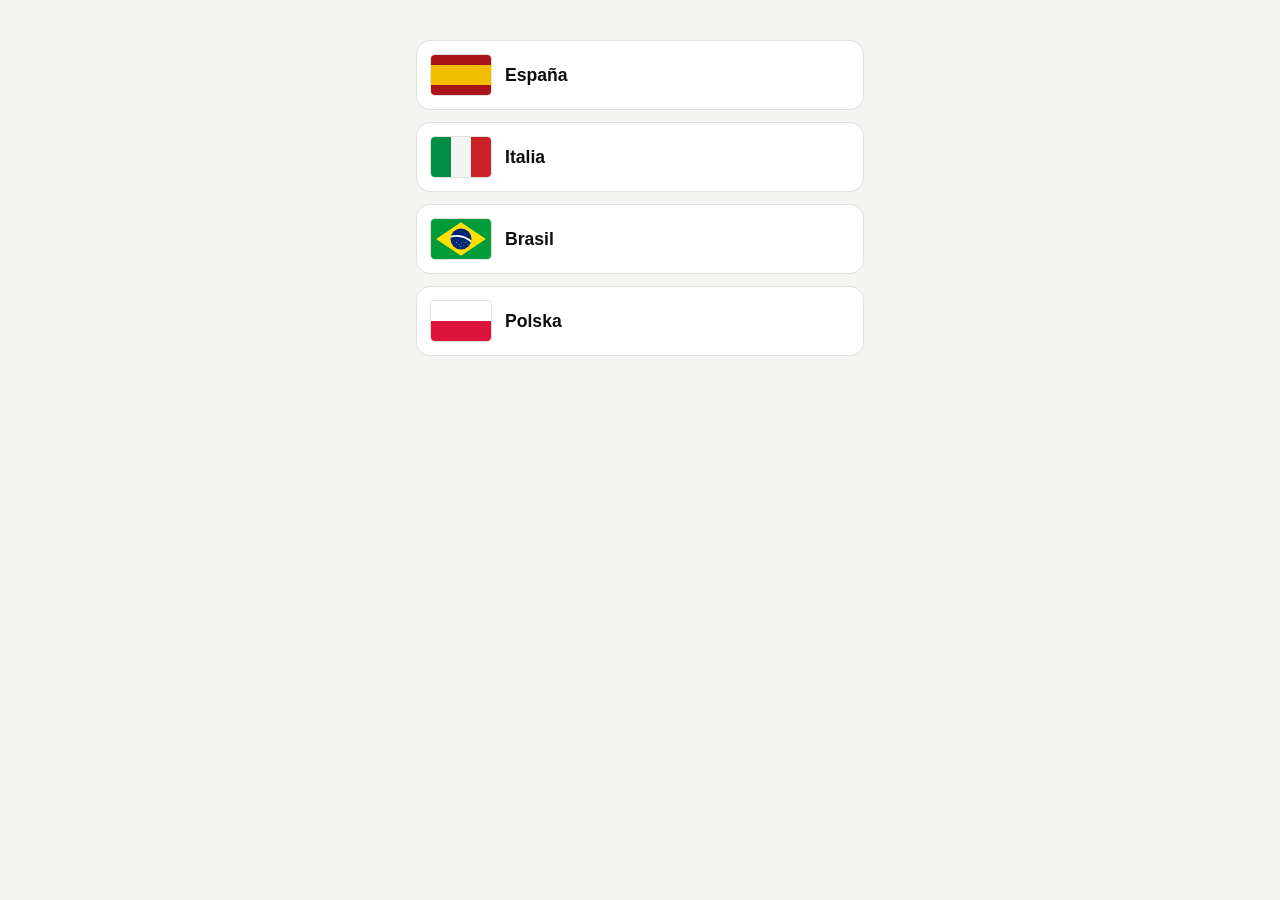
<file: inicio/entrada/index.html>
<!DOCTYPE html>
<html lang="es">
<head>
<meta charset="utf-8">
<meta name="viewport" content="width=device-width, initial-scale=1, viewport-fit=cover">
<meta name="robots" content="noindex, nofollow">
<title>Inicio</title>
<script>
/* =============================================================
   ENTRADA COMÚN
   Abre la última versión vista en este navegador. Si no hay ninguna,
   muestra la lista para elegir. Con ?elegir en la dirección, muestra
   siempre la lista.
   Para añadir una versión: una línea más en VERSIONES (mismos datos
   que "versiones" en el config.js de cada versión).
   La redirección usa la url de VERSIONES, no la guardada en el navegador:
   si una carpeta cambia de nombre, basta con cambiarla aquí.
   ============================================================= */
var VERSIONES = [
  { id: "usa-es", bandera: "ES", nombre: "España", url: "../inicio-usa-espana/index.html" },
  { id: "usa-it", bandera: "IT", nombre: "Italia", url: "../inicio-usa-italia/index.html" },
  { id: "usa-br", bandera: "BR", nombre: "Brasil", url: "../inicio-usa-brasil/index.html" },
  { id: "usa-pl", bandera: "PL", nombre: "Polska", url: "../inicio-usa-polska/index.html" }
];
(function () {
  if (/[?&]elegir\b/.test(location.search)) return;
  try {
    var u = JSON.parse(localStorage.getItem("inicio:v1:ultima") || "null");
    var v = u && VERSIONES.filter(function (x) { return x.id === u.id; })[0];
    if (v) location.replace(v.url);
  } catch (e) {}
})();
</script>
<style>
  :root { --paper: #f4f4f3; --surface: #ffffff; --ink: #0e0e10; --muted: #5c5c60; --line: #e0e0dd;
    box-sizing: border-box; padding-top: env(safe-area-inset-top, 0px); padding-bottom: env(safe-area-inset-bottom, 0px); color-scheme: light dark; }
  @media (prefers-color-scheme: dark) { :root { --paper: #161618; --surface: #232325; --ink: #f2f2f2; --muted: #a3a3a8; --line: #3a3a3d; } }
  *, *::before, *::after { box-sizing: inherit; }
  body { margin: 0; background: var(--paper); color: var(--ink); font-family: -apple-system, "Segoe UI", Roboto, Helvetica, Arial, sans-serif; }
  main { max-width: 480px; margin: 0 auto; padding: 40px 16px; display: grid; gap: 12px; }
  a { display: flex; align-items: center; gap: 14px; padding: 14px; border-radius: 14px; background: var(--surface);
      border: 1px solid var(--line); color: var(--ink); text-decoration: none; font-weight: 700; font-size: 1.1rem; }
  .f { width: 60px; height: 40px; border-radius: 4px; box-shadow: 0 0 0 1px var(--line); flex: none; }
</style>
</head>
<body>
<main id="lista"></main>
<script>
// Banderas: mismo dibujo que en las páginas de cada versión
var FLAGS = {
    ES: { svg: function () {
      return '<rect width="750" height="500" fill="#aa151b"/><rect y="125" width="750" height="250" fill="#f1bf00"/>'; } },
    IT: { svg: function () {
      return '<rect width="250" height="500" fill="#008c45"/><rect x="250" width="250" height="500" fill="#f4f5f0"/><rect x="500" width="250" height="500" fill="#cd212a"/>'; } },
    PL: { svg: function () {
      return '<rect width="750" height="250" fill="#ffffff"/><rect y="250" width="750" height="250" fill="#dc143c"/>'; } },
    BR: { svg: function () {
      var stars = [[318, 292, 6], [352, 318, 5], [384, 300, 6], [410, 326, 5], [436, 296, 6], [372, 344, 5], [338, 270, 4], [456, 318, 4]]
        .map(function (s) { return '<circle cx="' + s[0] + '" cy="' + s[1] + '" r="' + s[2] + '" fill="#ffffff"/>'; }).join("");
      return '<rect width="750" height="500" fill="#009c3b"/><polygon points="64,250 375,42 686,250 375,458" fill="#ffdf00"/>' +
        '<defs><clipPath id="br-globe"><circle cx="375" cy="250" r="131"/></clipPath></defs>' +
        '<circle cx="375" cy="250" r="131" fill="#002776"/>' +
        '<path d="M232 226 Q380 176 516 290" fill="none" stroke="#ffffff" stroke-width="24" clip-path="url(#br-globe)"/>' + stars; } }
  };
VERSIONES.forEach(function (v) {
  var a = document.createElement("a"), F = FLAGS[v.bandera];
  a.href = v.url;
  a.innerHTML = '<svg class="f" viewBox="0 0 750 500" aria-hidden="true">' + (F ? F.svg() : "") + "</svg><span></span>";
  a.lastChild.textContent = v.nombre;
  document.getElementById("lista").appendChild(a);
});
</script>
</body>
</html>
</file>
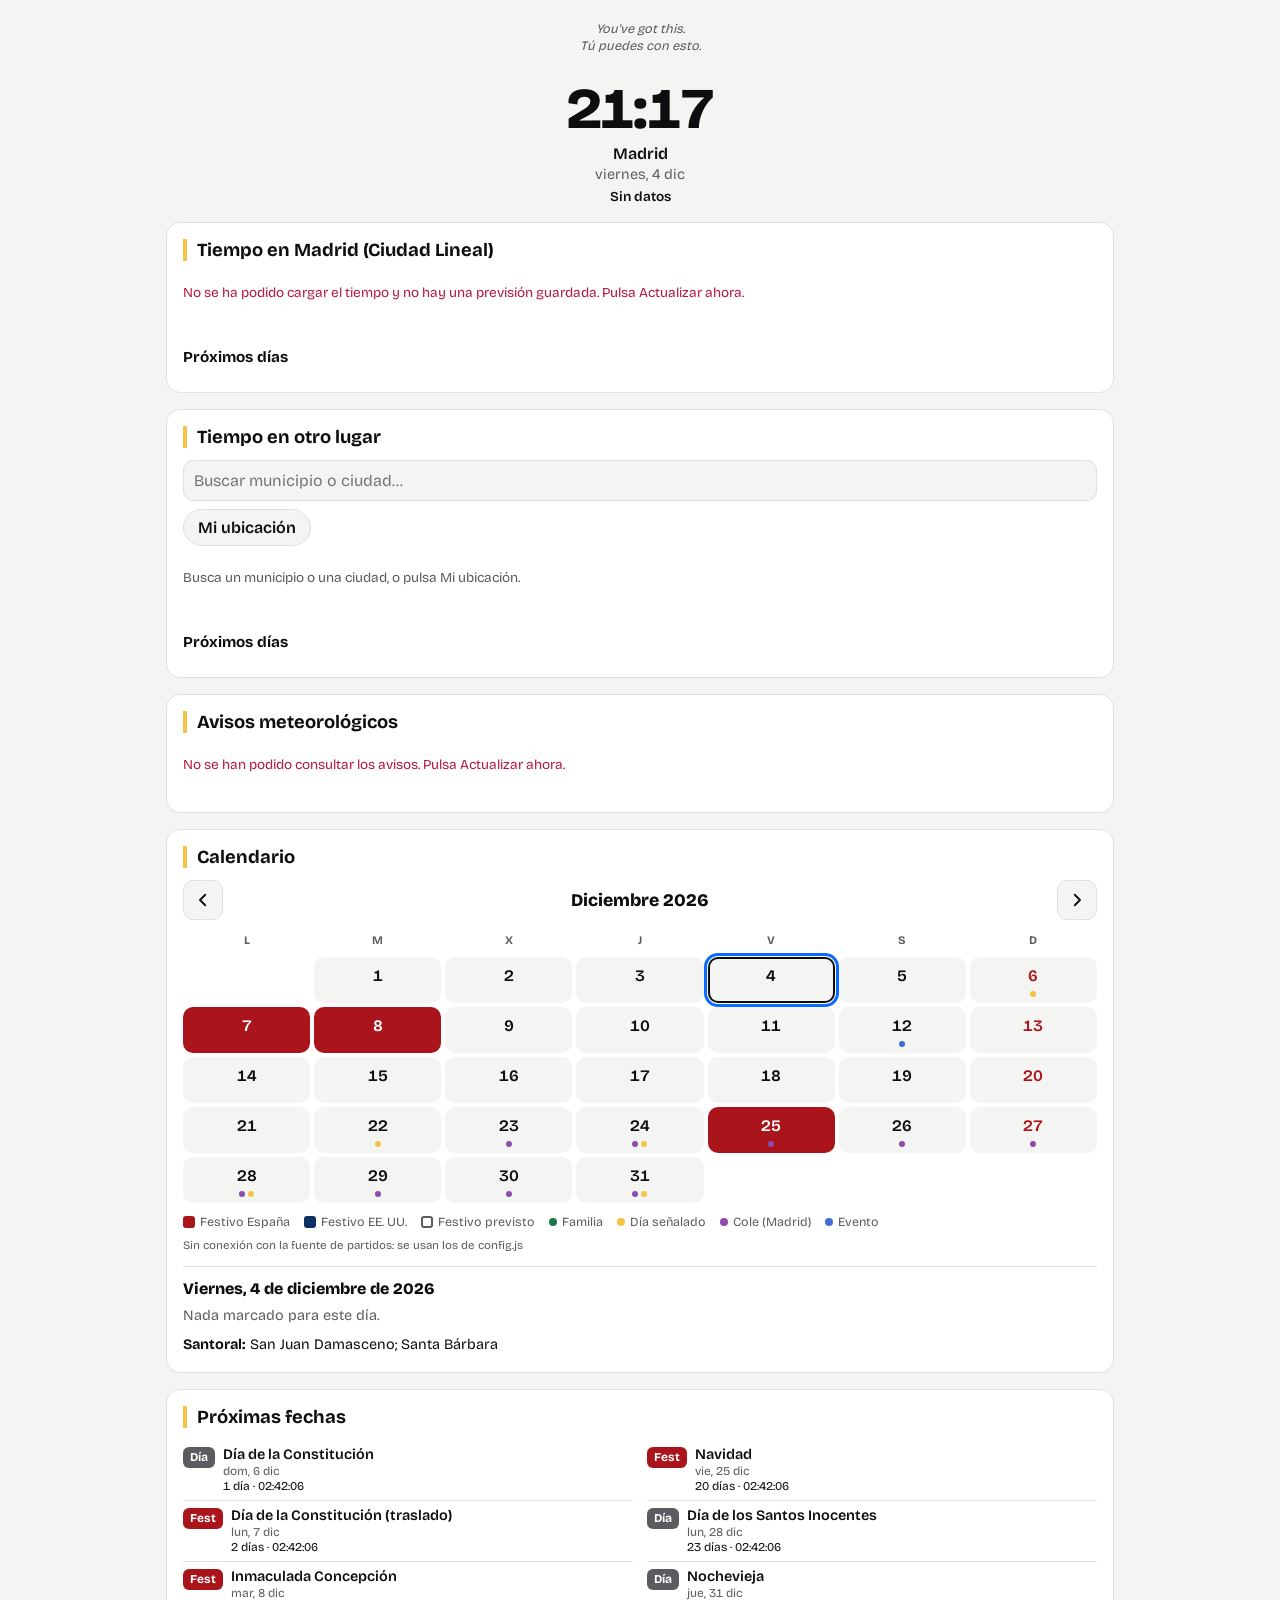
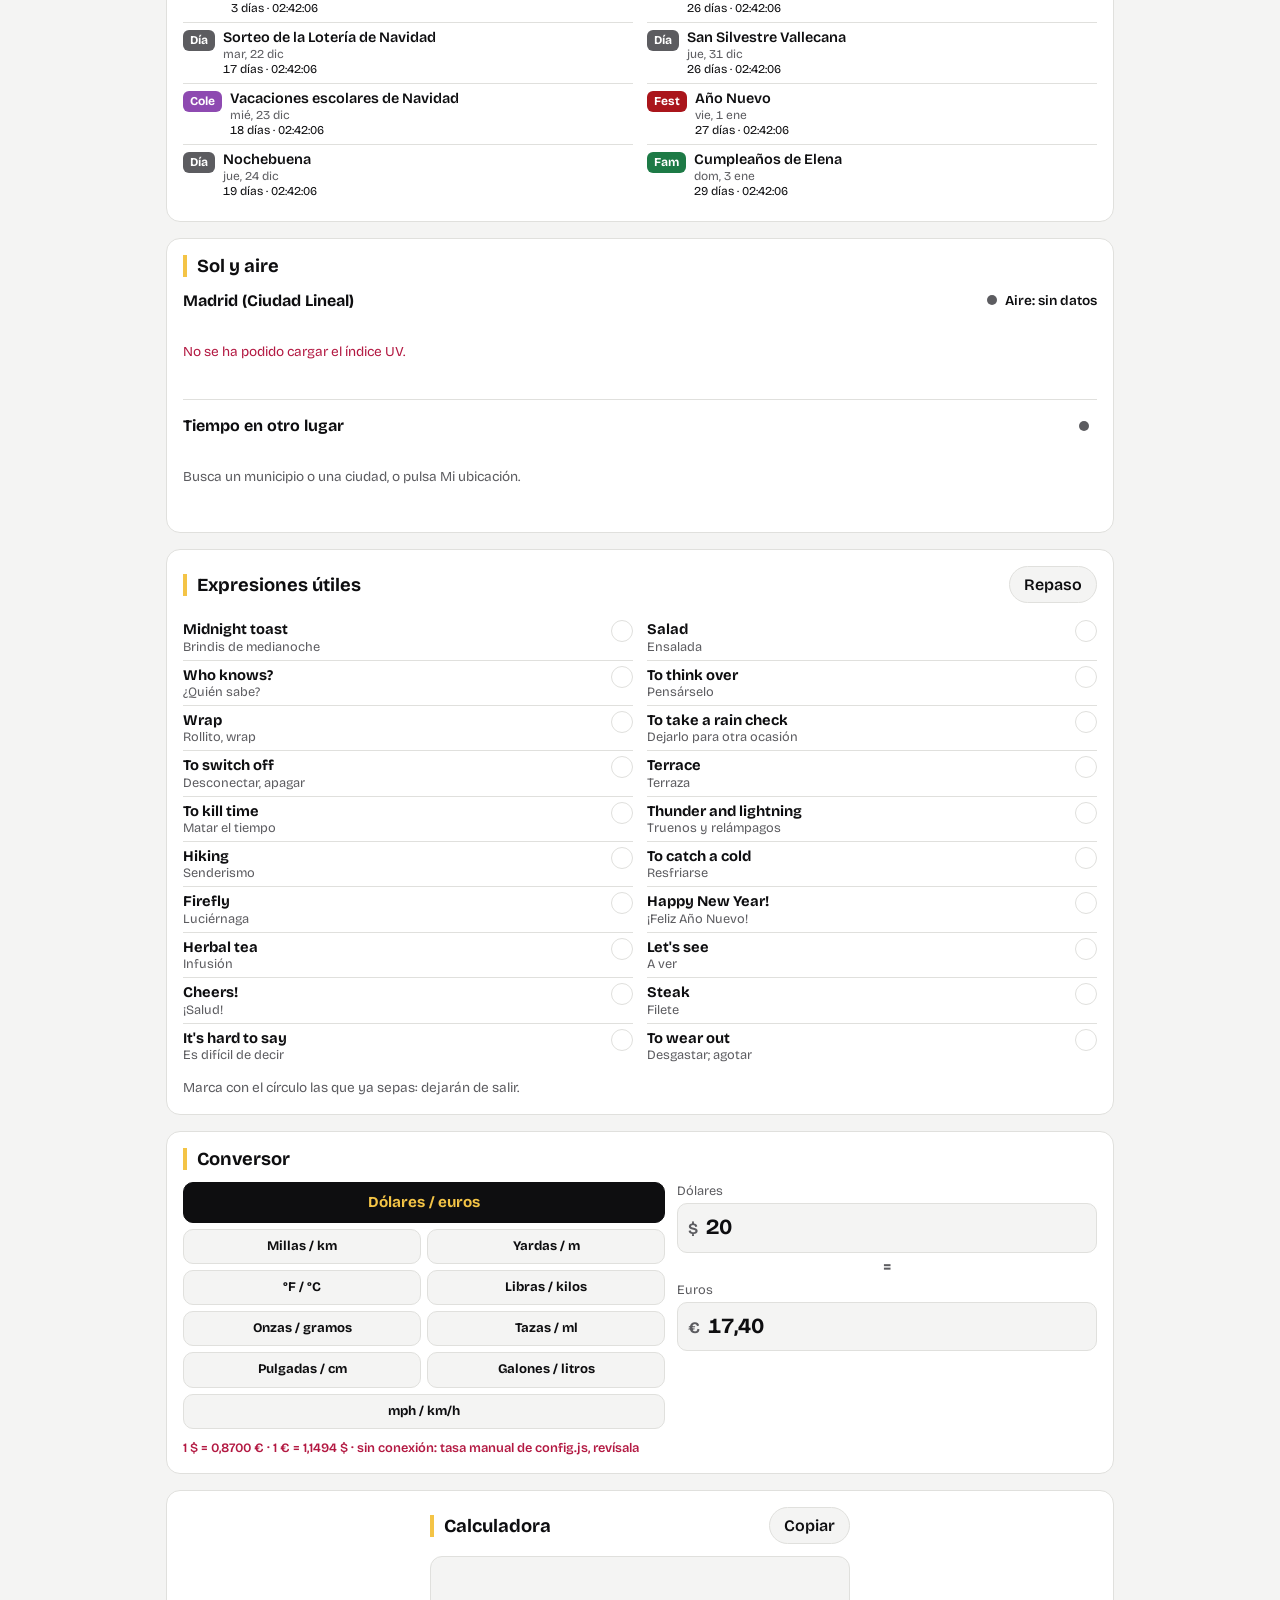
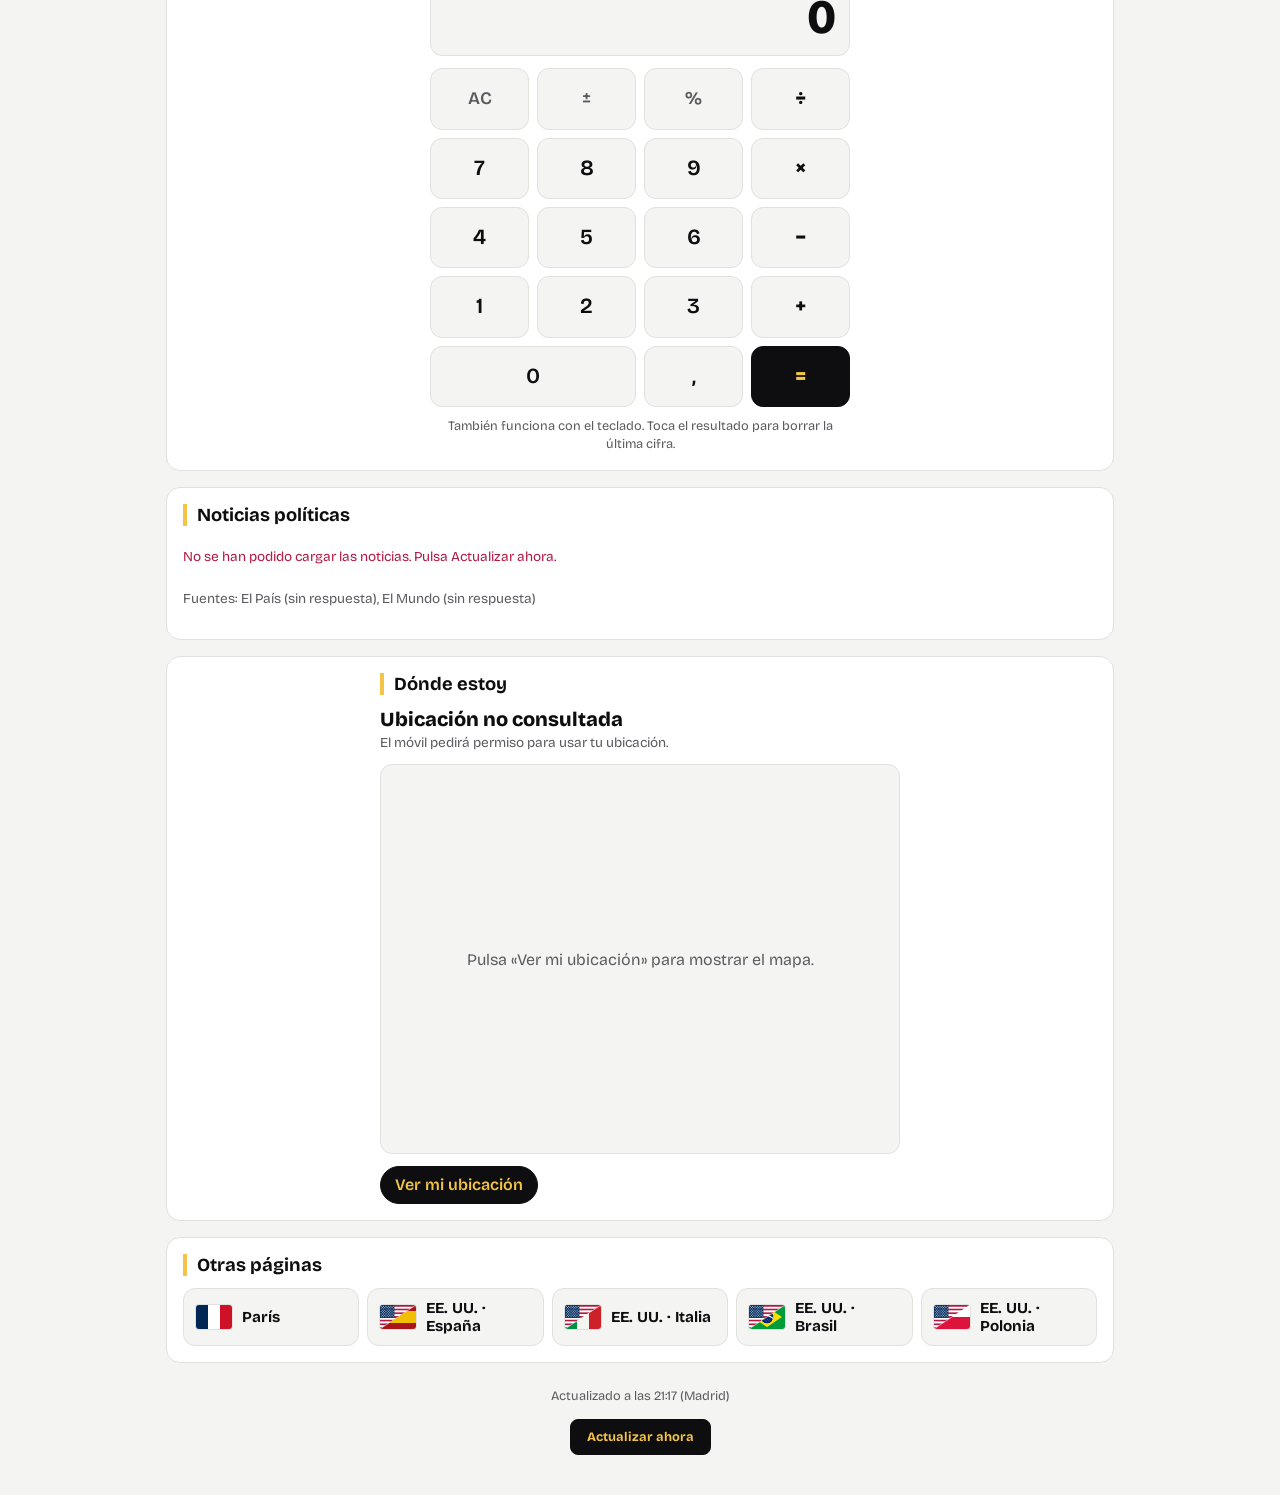
<file: inicio/inicio-espana/index.html>
<!DOCTYPE html>
<html lang="es">
<head>
<meta charset="utf-8">
<meta name="viewport" content="width=device-width, initial-scale=1, viewport-fit=cover">
<meta name="robots" content="noindex, nofollow">
<meta name="theme-color" content="#0e0e10">
<title>Inicio</title>
<link rel="preconnect" href="https://fonts.googleapis.com">
<link rel="preconnect" href="https://fonts.gstatic.com" crossorigin="">
<link href="https://fonts.googleapis.com/css2?family=Bricolage+Grotesque:opsz,wght@12..96,400;12..96,600;12..96,800&amp;display=swap" rel="stylesheet">
<link rel="stylesheet" href="../apartados/base.css">
</head>
<body>
<!-- Apartados de esta página, en el orden en que se ven. Añadir uno = añadir una línea; quitarlo = borrarla.
     Disponibles: frase, relojes, tiempo, tiempo-buscador, avisos, calendario, proximas-fechas,
     conversor, sol-aire, expresiones, noticias, pie, aviso-dia. Todo lo demás se configura en config.js. -->
<main>
  <div data-apartado="frase"></div>
  <div data-apartado="relojes"></div>
  <div data-apartado="tiempo"></div>
  <div data-apartado="tiempo-buscador"></div>
  <div data-apartado="avisos"></div>
  <div data-apartado="calendario"></div>
  <div data-apartado="proximas-fechas"></div>
  <div data-apartado="sol-aire"></div>
  <div data-apartado="expresiones"></div>
  <div data-apartado="conversor"></div>
  <div data-apartado="calculadora"></div>
  <div data-apartado="noticias"></div>
 <div data-apartado="mapa"></div>
  <div data-apartado="acceso-resto"></div>
  <div data-apartado="pie"></div>
</main>
<div data-apartado="aviso-dia"></div>

<script src="config.js"></script>
<script src="../apartados/cargador.js"></script>
</body>
</html>
</file>
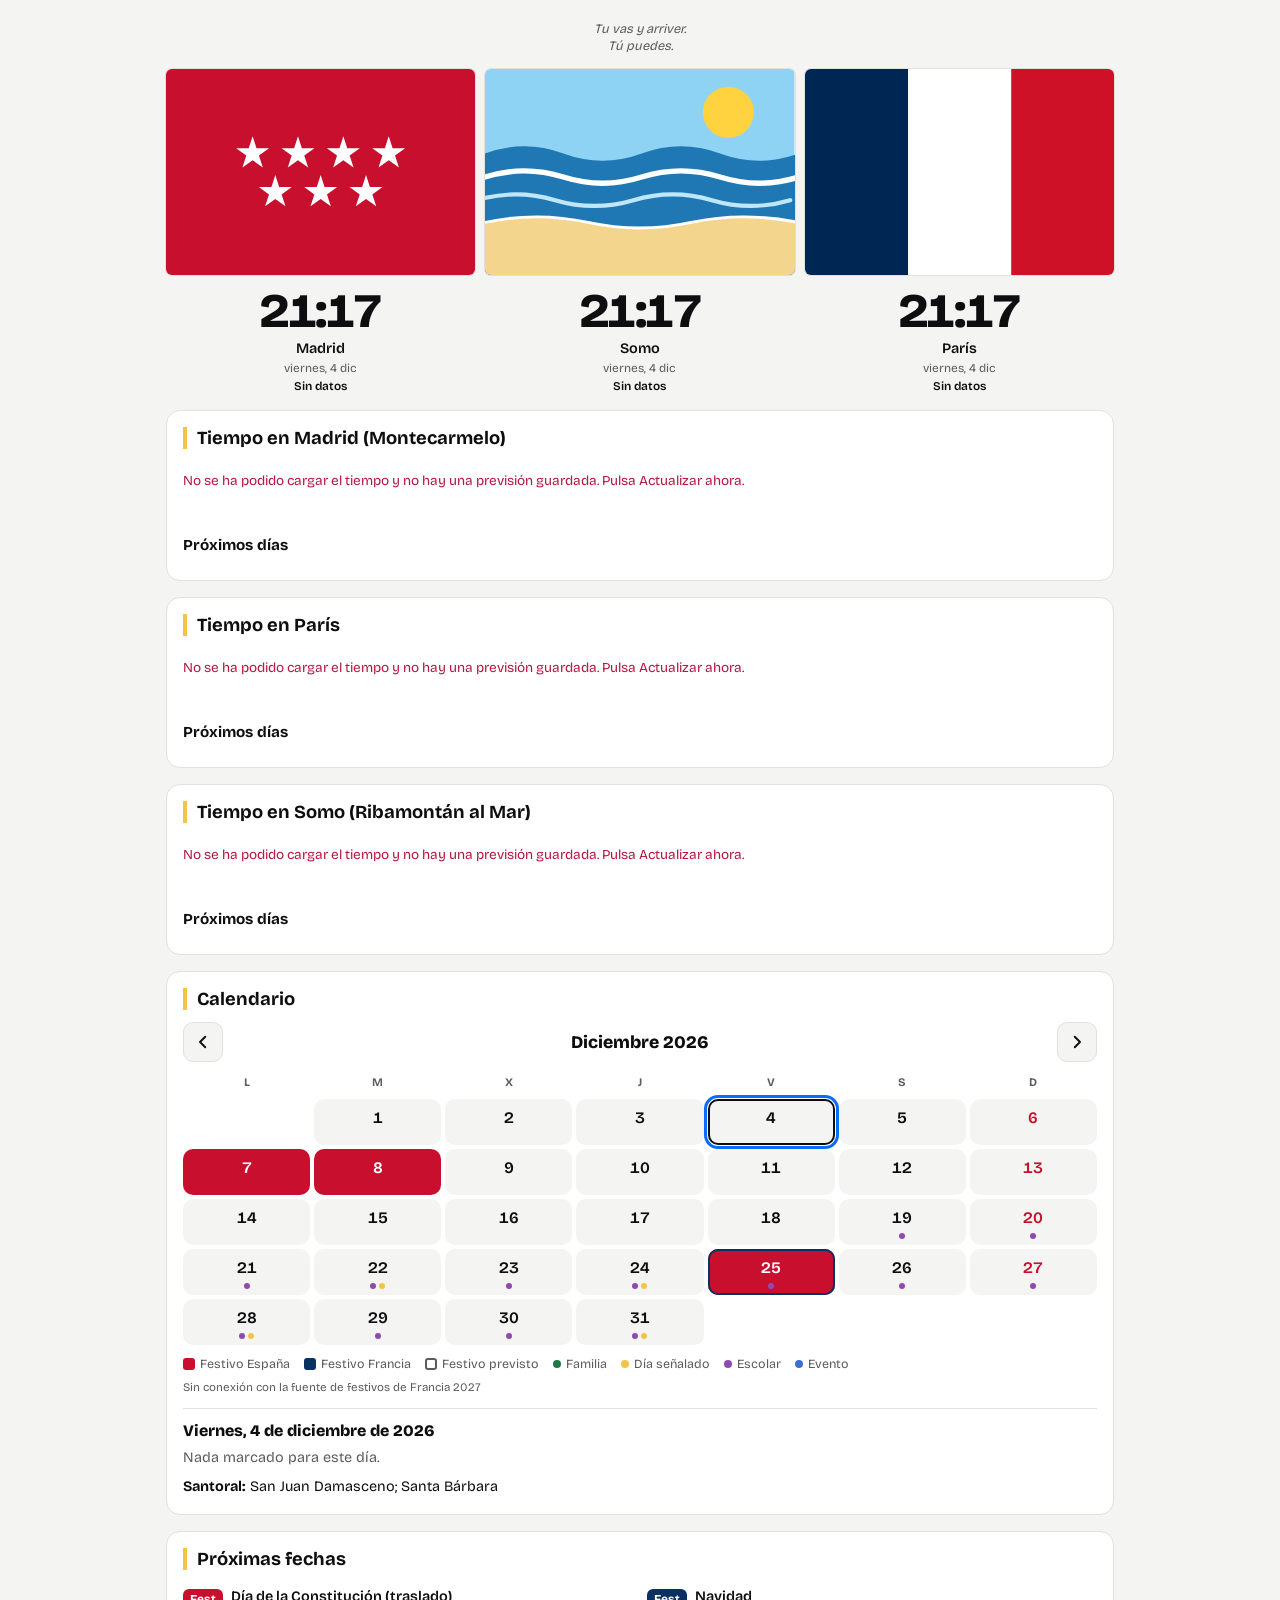
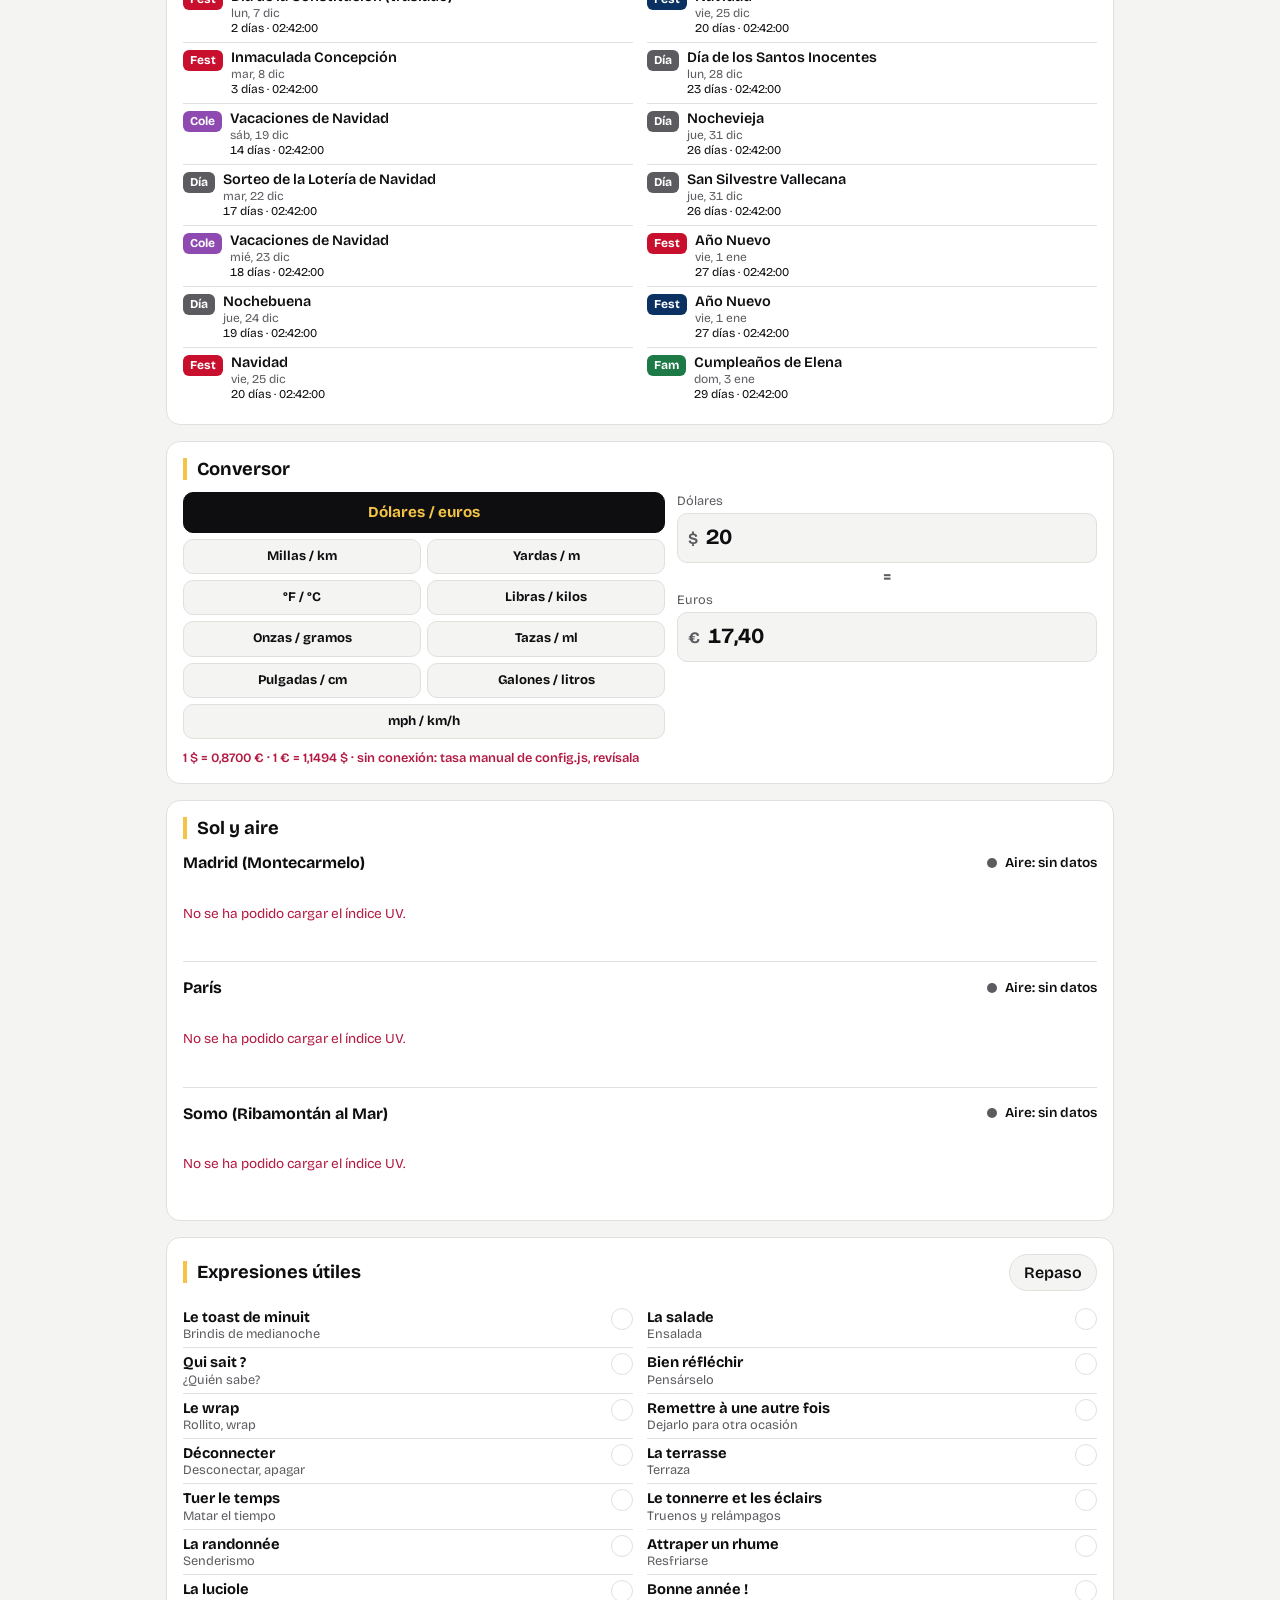
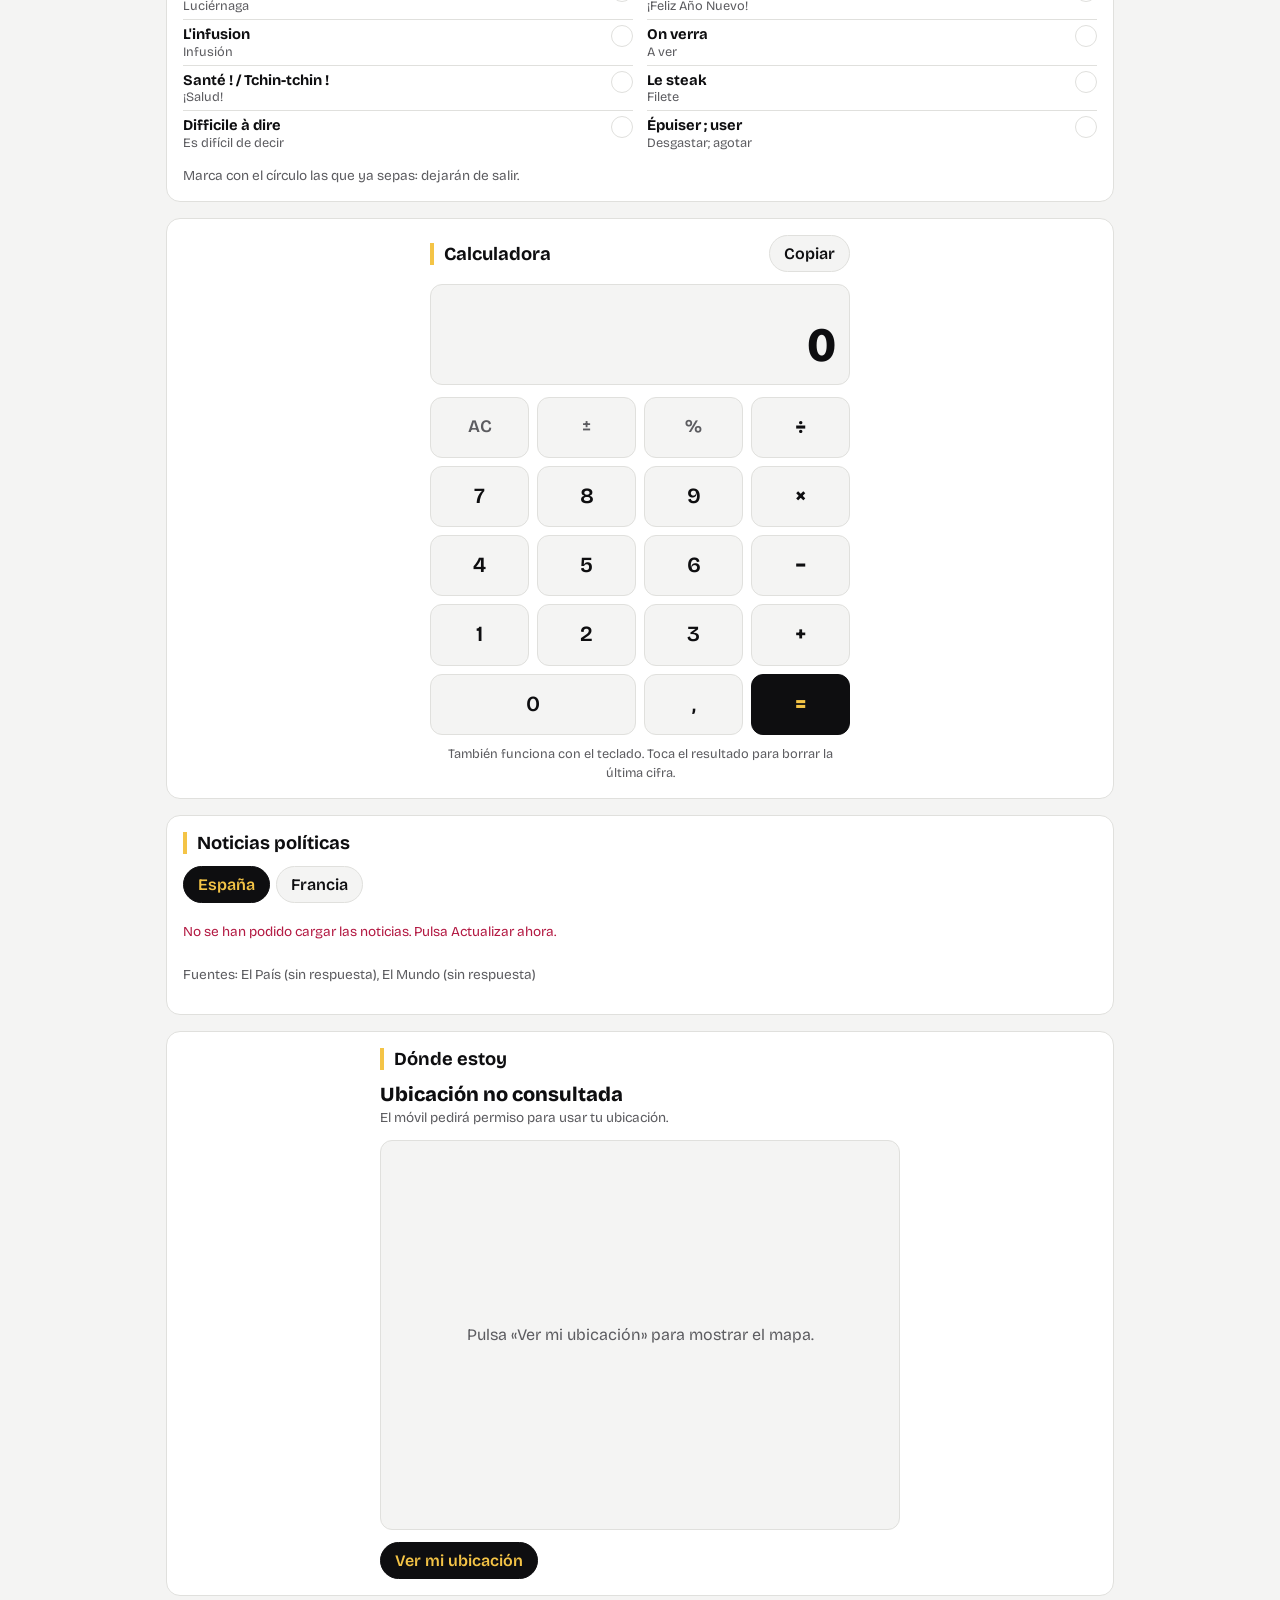
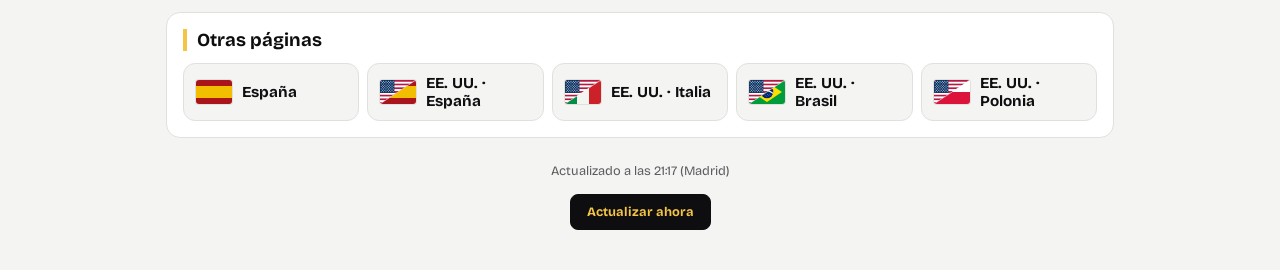
<file: inicio/inicio-paris/index.html>
<!DOCTYPE html>
<html lang="es">
<head>
<meta charset="utf-8">
<meta name="viewport" content="width=device-width, initial-scale=1, viewport-fit=cover">
<meta name="robots" content="noindex, nofollow">
<meta name="theme-color" content="#0e0e10">
<title>Inicio</title>
<link rel="preconnect" href="https://fonts.googleapis.com">
<link rel="preconnect" href="https://fonts.gstatic.com" crossorigin="">
<link href="https://fonts.googleapis.com/css2?family=Bricolage+Grotesque:opsz,wght@12..96,400;12..96,600;12..96,800&amp;display=swap" rel="stylesheet">
<link rel="stylesheet" href="../apartados/base.css">
</head>
<body>
<!-- Apartados de esta página, en el orden en que se ven. Añadir uno = añadir una línea; quitarlo = borrarla.
     Disponibles: frase, relojes, tiempo, tiempo-buscador, avisos, calendario, proximas-fechas,
     conversor, sol-aire, expresiones, noticias, pie, aviso-dia. Todo lo demás se configura en config.js. -->
<main>
  <div data-apartado="frase"></div>
  <div data-apartado="relojes"></div>
  <div data-apartado="tiempo"></div>
  <div data-apartado="calendario"></div>
  <div data-apartado="proximas-fechas"></div>
  <div data-apartado="conversor"></div>
  <div data-apartado="sol-aire"></div>
  <div data-apartado="expresiones"></div>
  <div data-apartado="calculadora"></div>
  <div data-apartado="noticias"></div>
 <div data-apartado="mapa"></div>
  <div data-apartado="acceso-resto"></div>
  <div data-apartado="pie"></div>
</main>
<div data-apartado="aviso-dia"></div>

<script src="config.js"></script>
<script src="../apartados/cargador.js"></script>
</body>
</html>
</file>
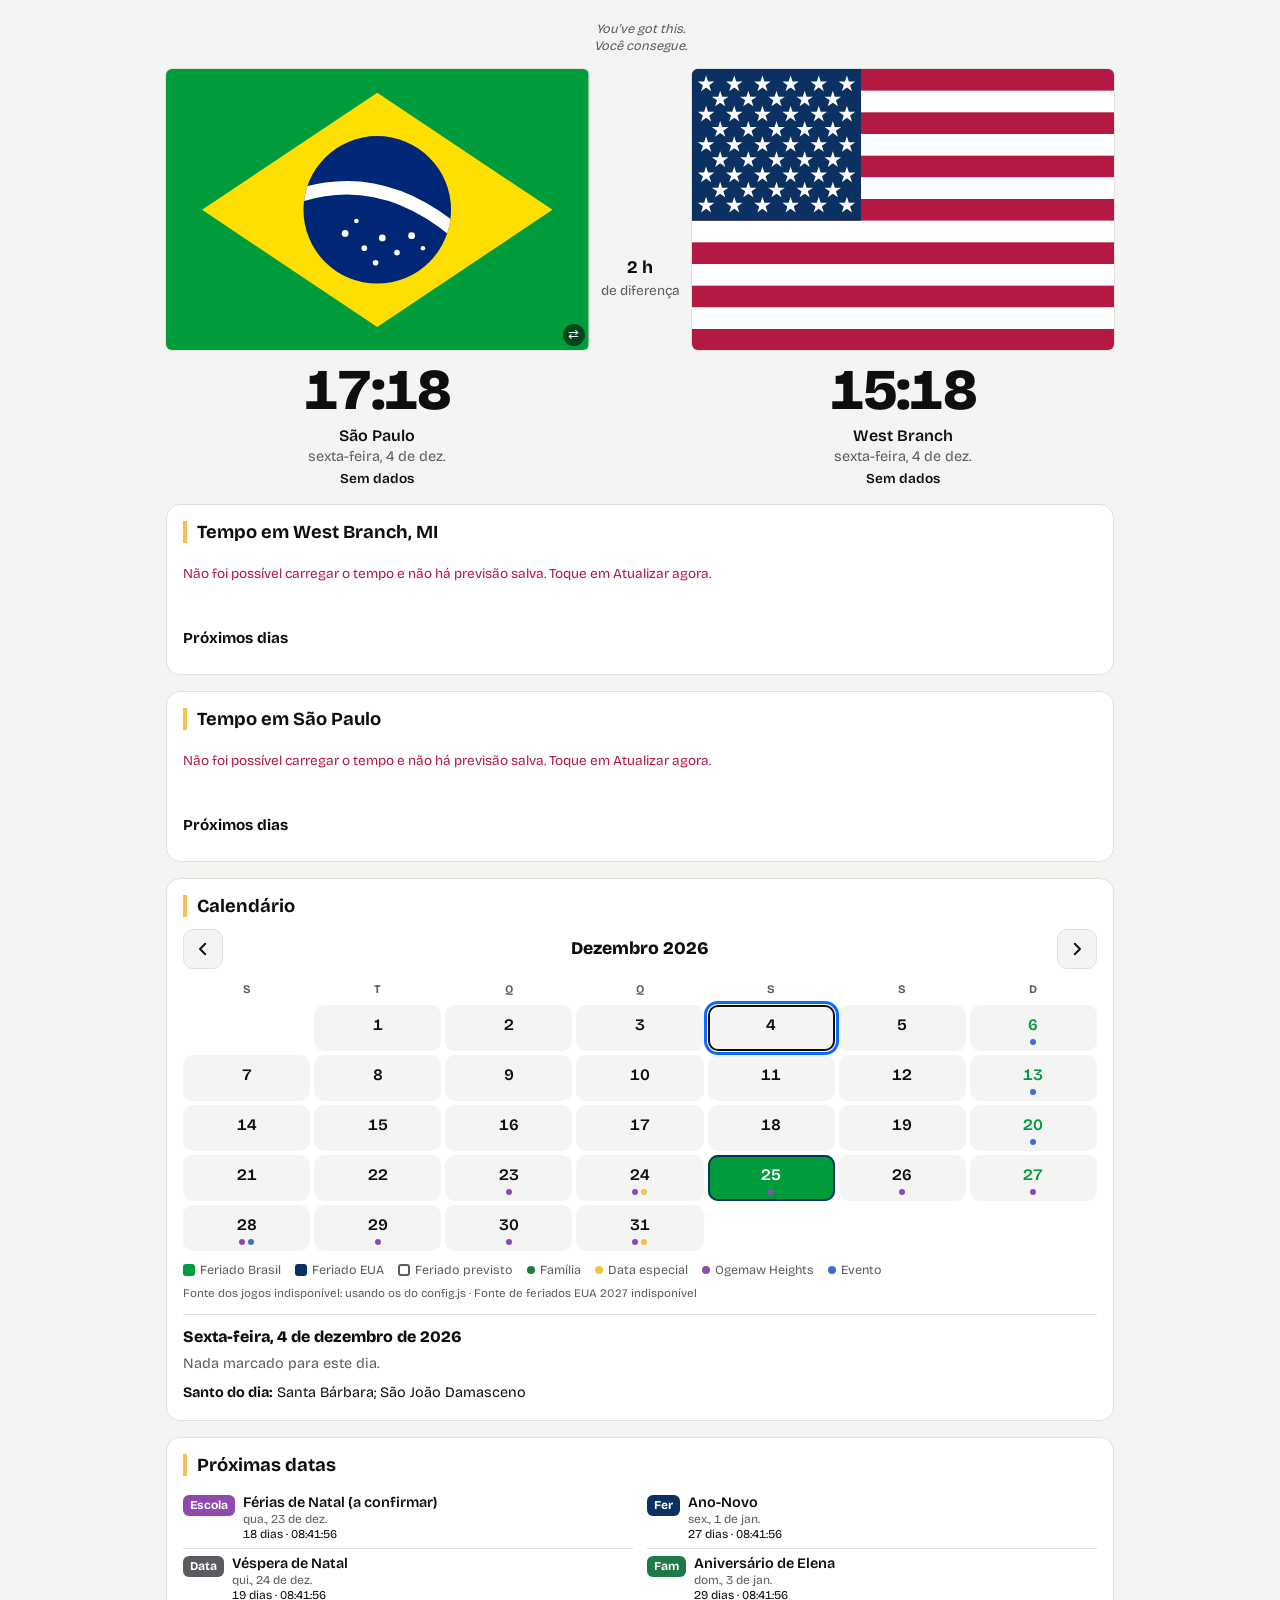
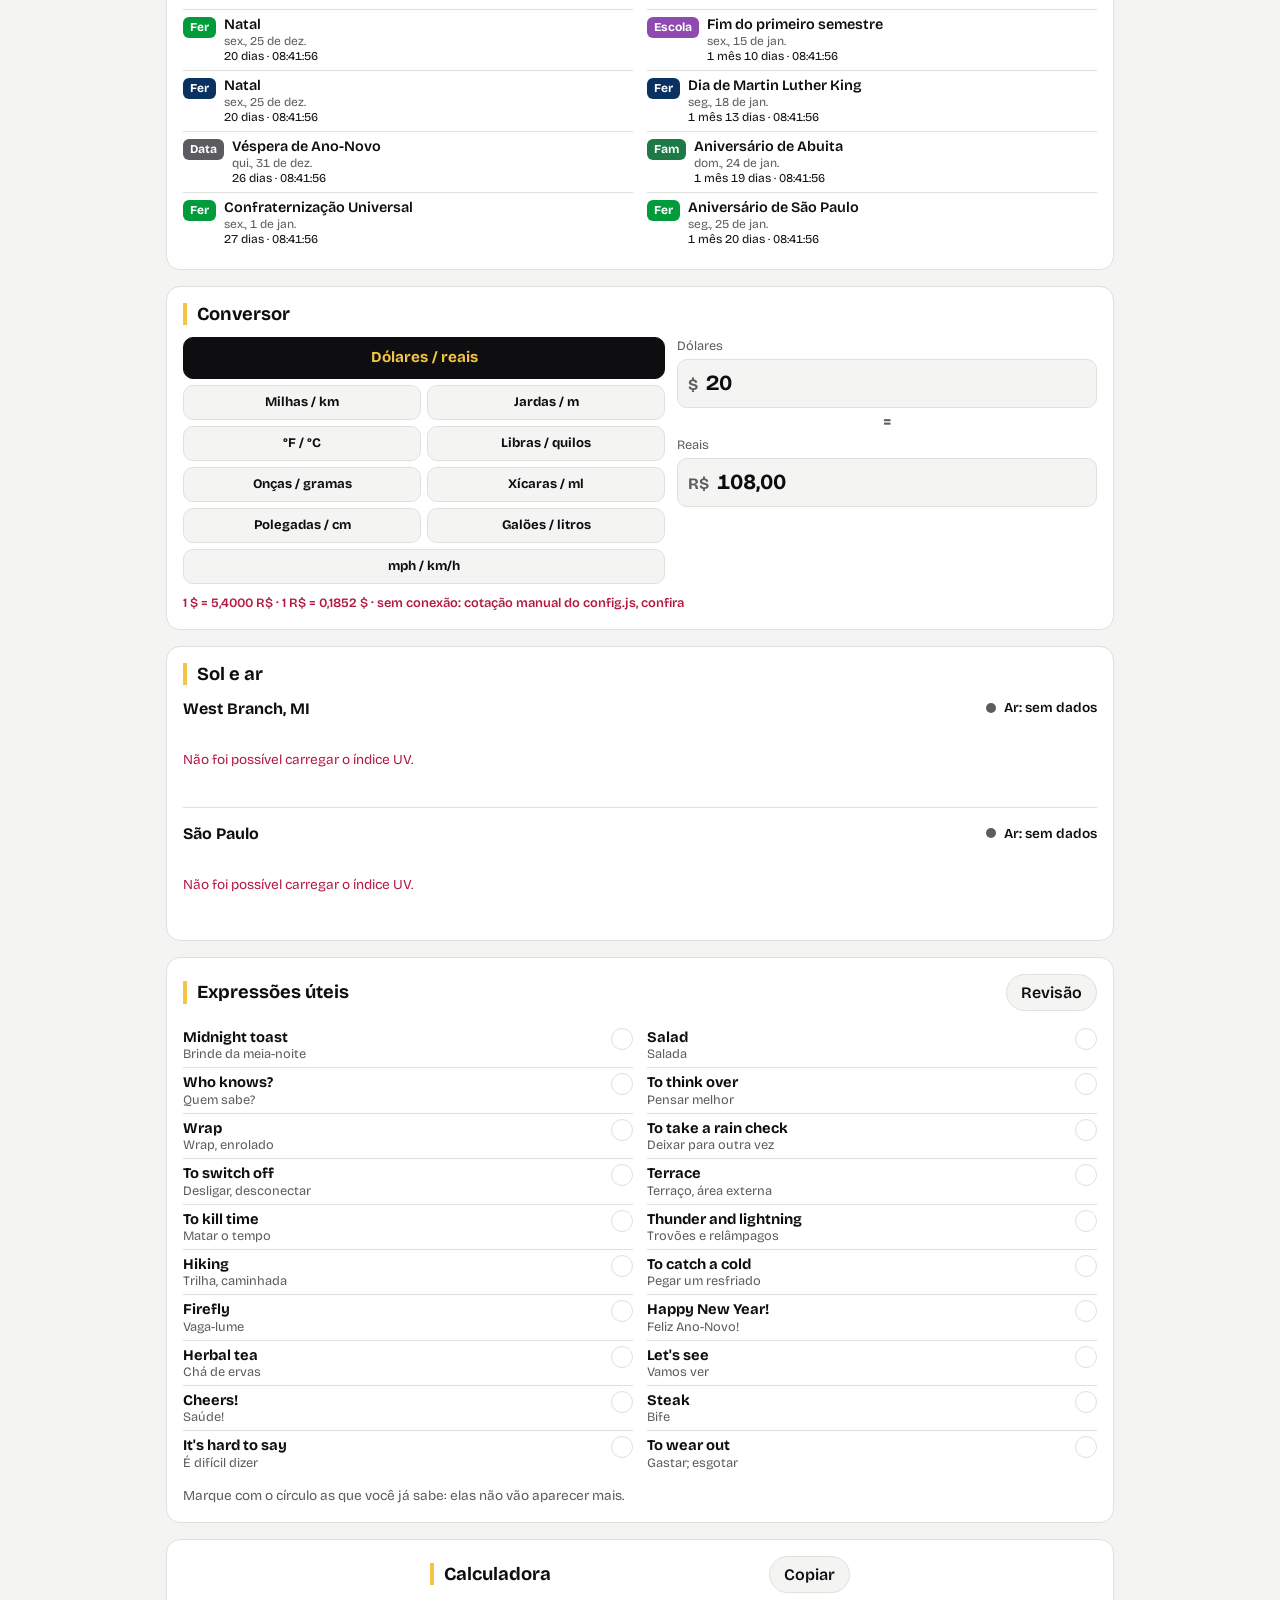
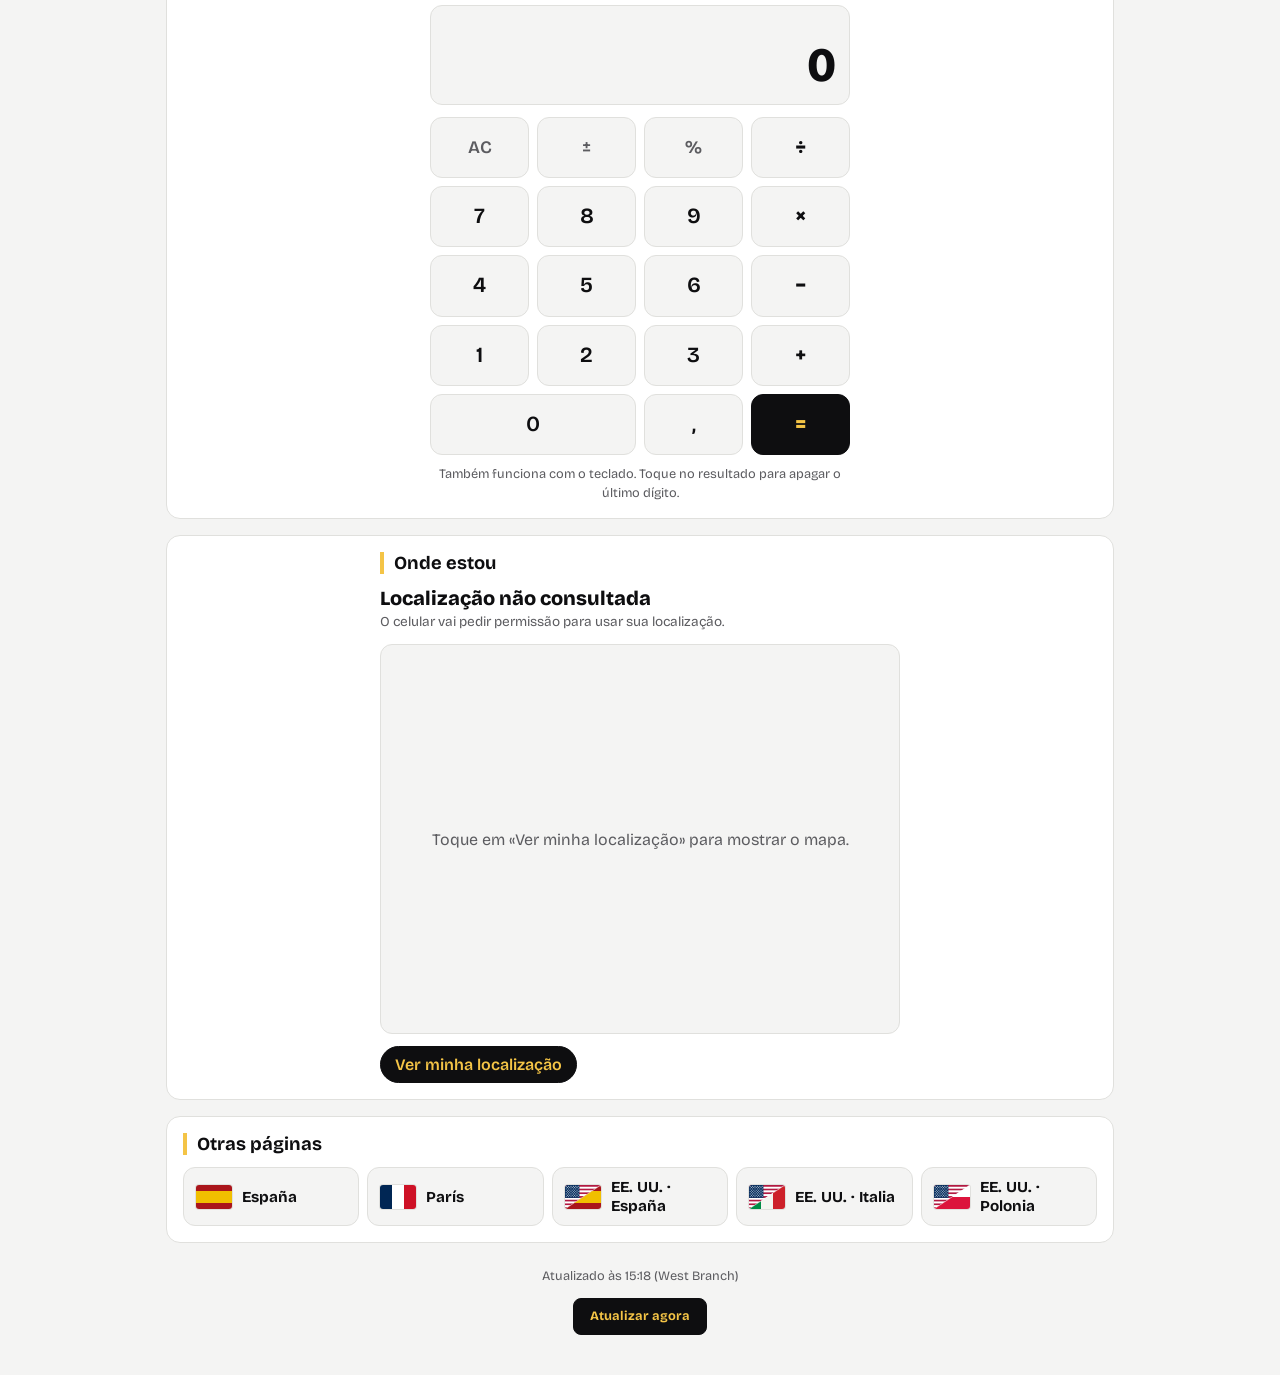
<file: inicio/inicio-usa-brasil/index.html>
<!DOCTYPE html>
<html lang="es">
<head>
<meta charset="utf-8">
<meta name="viewport" content="width=device-width, initial-scale=1, viewport-fit=cover">
<meta name="robots" content="noindex, nofollow">
<meta name="theme-color" content="#0e0e10">
<title>Inicio</title>
<link rel="preconnect" href="https://fonts.googleapis.com">
<link rel="preconnect" href="https://fonts.gstatic.com" crossorigin="">
<link href="https://fonts.googleapis.com/css2?family=Bricolage+Grotesque:opsz,wght@12..96,400;12..96,600;12..96,800&amp;display=swap" rel="stylesheet">
<link rel="stylesheet" href="../apartados/base.css">
</head>
<body>
<!-- Apartados de esta página, en el orden en que se ven. Añadir uno = añadir una línea; quitarlo = borrarla.
     Disponibles: frase, relojes, tiempo, tiempo-buscador, avisos, calendario, proximas-fechas,
     conversor, sol-aire, expresiones, noticias, pie, aviso-dia. Todo lo demás se configura en config.js. -->
<main>
  <div data-apartado="frase"></div>
  <div data-apartado="relojes"></div>
  <div data-apartado="tiempo"></div>
  <div data-apartado="calendario"></div>
  <div data-apartado="proximas-fechas"></div>
  <div data-apartado="conversor"></div>
  <div data-apartado="sol-aire"></div>
  <div data-apartado="expresiones"></div>
  <div data-apartado="calculadora"></div>
 <div data-apartado="mapa"></div>
  <div data-apartado="acceso-resto"></div>
  <div data-apartado="pie"></div>
</main>
<div data-apartado="aviso-dia"></div>

<script src="config.js"></script>
<script src="../apartados/cargador.js"></script>
</body>
</html>
</file>
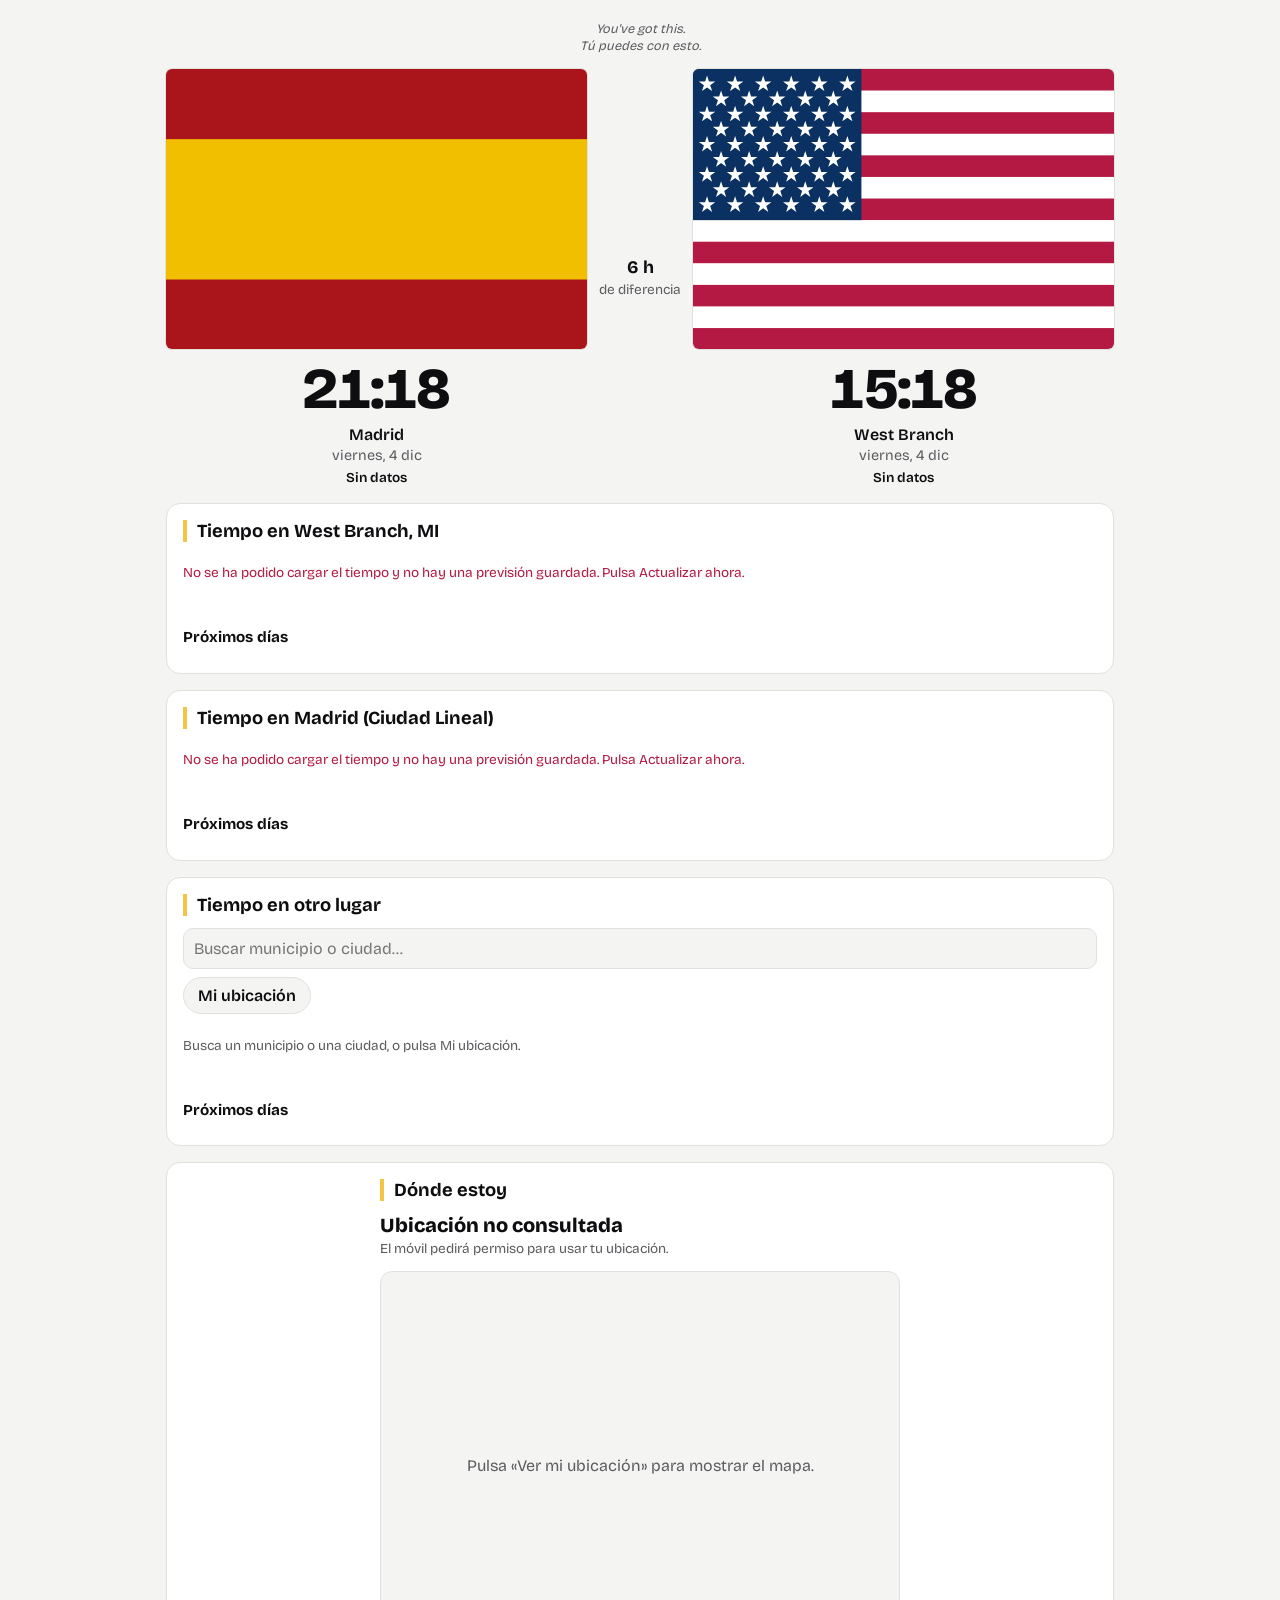
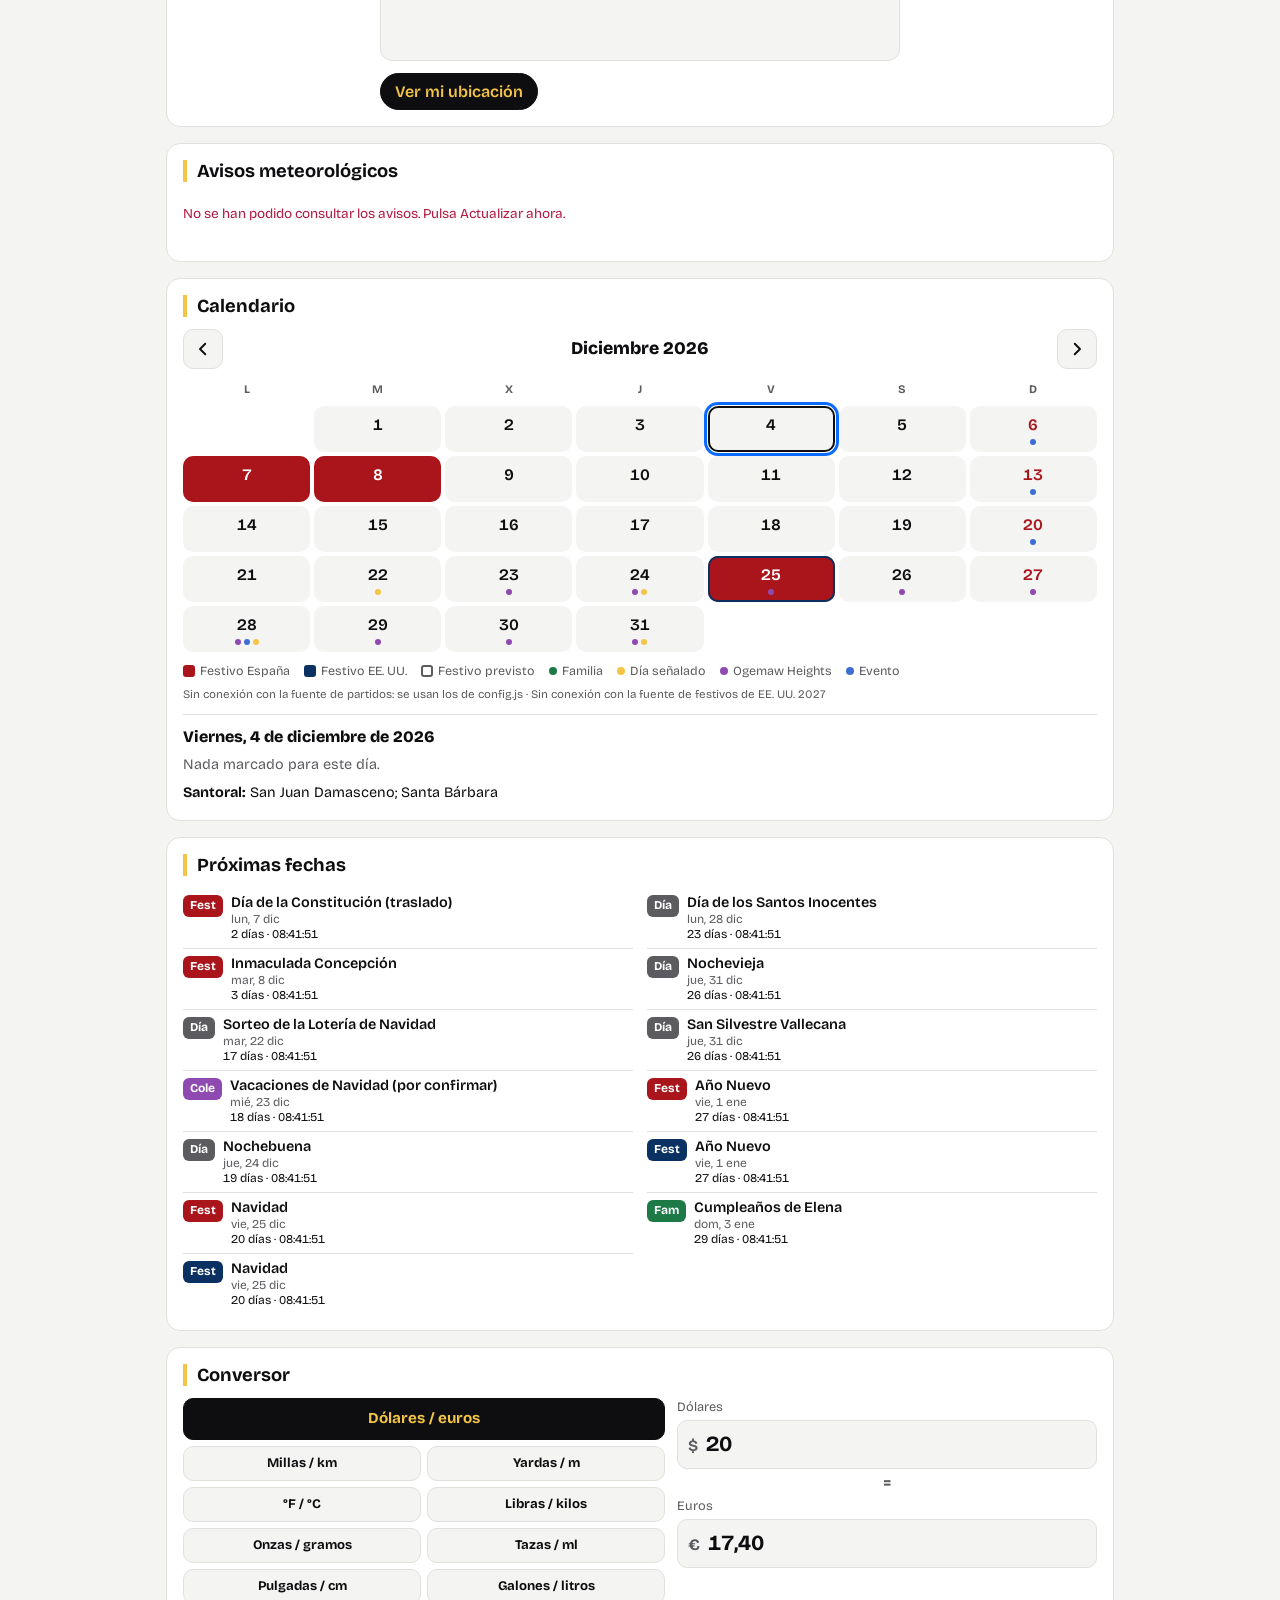
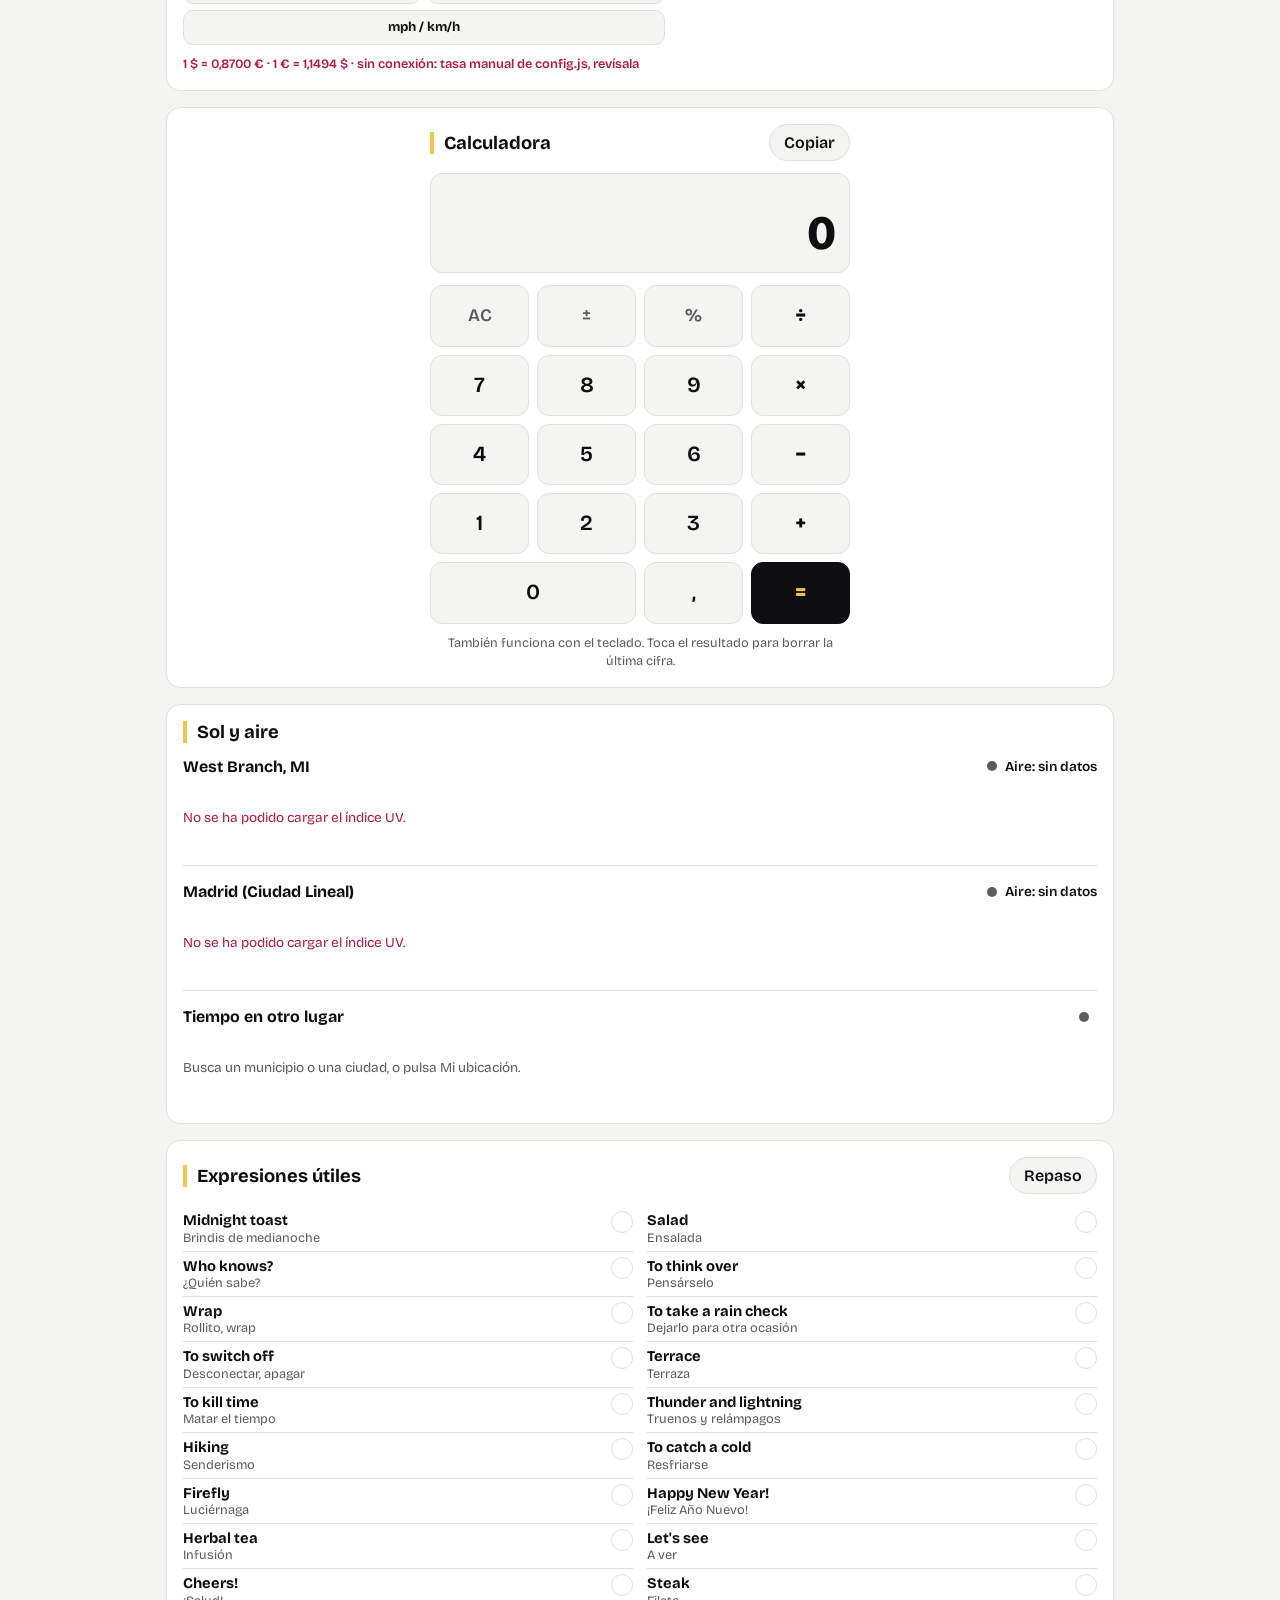
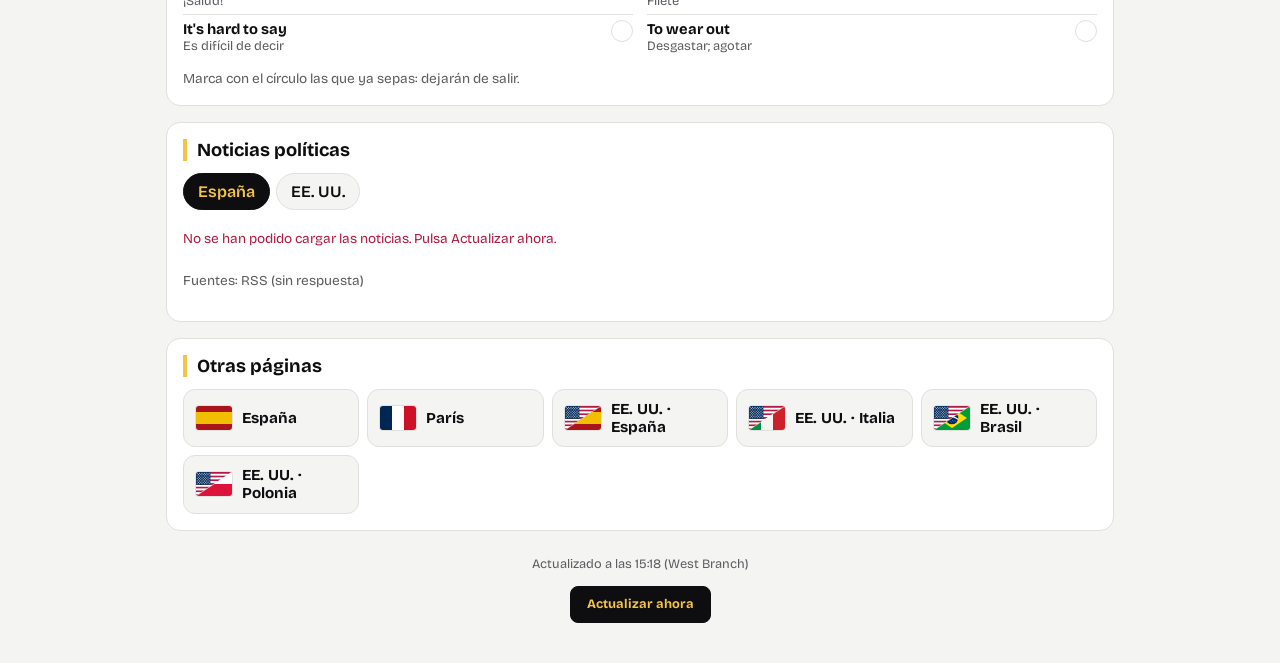
<file: inicio/laboratorio/index.html>
<!DOCTYPE html>
<html lang="es" data-laboratorio>
<head>
<meta charset="utf-8">
<meta name="viewport" content="width=device-width, initial-scale=1, viewport-fit=cover">
<meta name="robots" content="noindex, nofollow">
<title>Laboratorio</title>
<link rel="preconnect" href="https://fonts.googleapis.com">
<link rel="preconnect" href="https://fonts.gstatic.com" crossorigin="">
<link href="https://fonts.googleapis.com/css2?family=Bricolage+Grotesque:opsz,wght@12..96,400;12..96,600;12..96,800&amp;display=swap" rel="stylesheet">
<link rel="stylesheet" href="../apartados/base.css">
<style>
  /* Solo laboratorio: panel de resultados */
  #lab-panel { border-left: 4px solid var(--focus); }
  #lab-panel ul { list-style: none; margin: 6px 0 10px; padding: 0; font-size: 0.85rem; }
  #lab-panel li { padding: 2px 0; }
  #lab-panel summary { cursor: pointer; font-weight: 700; padding: 4px 0; }
  .lab-res { font-weight: 800; font-size: 1.05rem; margin: 0 0 8px; }
  .lab-bien { color: var(--ok); }
  .lab-mal { color: var(--warn); }
  #lab-panel li.lab-bien { color: var(--ink); }
</style>
</head>
<body>
<!-- LABORATORIO: todos los apartados a la vez, para probar cambios en apartados/ antes de subirlos.
     Las pruebas se ejecutan solas al abrir. ?solo=nombre deja solo un apartado (prueba de independencia). -->
<main>
  <section class="card" id="lab-panel" hidden><p class="status">Ejecutando pruebas…</p></section>
  <div data-apartado="frase"></div>
  <div data-apartado="relojes"></div>
  <div data-apartado="tiempo"></div>
  <div data-apartado="tiempo-buscador"></div>
  <div data-apartado="mapa"></div>
  <div data-apartado="avisos"></div>
  <div data-apartado="calendario"></div>
  <div data-apartado="proximas-fechas"></div>
  <div data-apartado="conversor"></div>
  <div data-apartado="calculadora"></div>
  <div data-apartado="sol-aire"></div>
  <div data-apartado="expresiones"></div>
  <div data-apartado="noticias"></div>
  <div data-apartado="acceso-resto"></div>
  <div data-apartado="pie"></div>
</main>
<div data-apartado="aviso-dia"></div>

<script src="config.js"></script>
<script src="pruebas.js"></script>
<script src="../apartados/cargador.js"></script>
</body>
</html>
</file>
<file: inicio/apartados/base.css>
/* BASE: estilos comunes a todas las páginas
   Colores (claro y oscuro), tipografía, tarjetas, chips, etiquetas y estados.
   Cada apartado trae su propio CSS en modulos/<nombre>.css. */

:root {
  --paper: #f4f4f3;
  --surface: #ffffff;
  --ink: #0e0e10;
  --muted: #5c5c60;
  --line: #e0e0dd;
  /* Colores Ogemaw: dorado, gris y negro */
  --t-max: #c2410c;
  --t-min: #1d5fc4;
  --oh-gold: #f4c446;
  --oh-grey: #4c4c4e;
  --oh-black: #0e0e10;
  --oh-on-accent: #f4c446;     /* texto sobre fondo de acento */
  --oh-accent-bg: #0e0e10;     /* fondo de acento */
  --es-red: #aa151b;
  --c-pais: #aa151b;          /* se ajusta desde la bandera del país en config.js */
  --c-usa: #0a3161;
  --es-yellow: #f1bf00;
  --deep-blue: #0a3161;
  --warn: #b31942;
  --ok: #1d7a46;
  --mid: #a76a00;
  --focus: #0a6cff;
  --alert-bg: #fff1f2;
  --cloud: #aab3c5;
  --sun: #f2a900;
  --rain: #2f7de1;
  --snow: #7fa7ff;
  box-sizing: border-box;
  padding-top: env(safe-area-inset-top, 0px);
  padding-bottom: env(safe-area-inset-bottom, 0px);
  color-scheme: light dark;
}
@media (prefers-color-scheme: dark) {
  :root:not([data-theme="light"]) {
    --paper: #161618;
    --surface: #232325;
    --ink: #f2f2f2;
    --muted: #a3a3a8;
    --line: #3a3a3d;
    --oh-on-accent: #0e0e10;
    --oh-accent-bg: #f4c446;
    --t-max: #ff9466;
    --t-min: #7fb2ff;
    --ok: #4cc283;
    --mid: #e0a43a;
    --alert-bg: #3a1a20;
    --cloud: #8590a6;
    --c-usa: #2f5fa8;
  }
}
*, *::before, *::after { box-sizing: inherit; }
html { scroll-padding-top: env(safe-area-inset-top, 0px); }
body {
  margin: 0;
  background: var(--paper);
  color: var(--ink);
  font-family: "Bricolage Grotesque", -apple-system, "Segoe UI", Roboto, Helvetica, Arial, sans-serif;
  font-size: 16px;
  line-height: 1.45;
  -webkit-text-size-adjust: 100%;
}
main { max-width: 980px; margin: 0 auto; padding: 20px 16px 40px; }
h1 { font-size: 1rem; font-weight: 600; color: var(--muted); margin: 0 0 14px; text-align: center; }
h2 { font-size: 1.15rem; font-weight: 700; margin: 0 0 12px; padding-left: 10px; border-left: 4px solid var(--oh-gold); line-height: 1.2; }
.card {
  margin-top: 16px;
  background: var(--surface);
  border: 1px solid var(--line);
  border-radius: 14px;
  padding: 16px;
}
.muted { color: var(--muted); }
.small { font-size: 0.85rem; }
.num { font-variant-numeric: tabular-nums; }

.news-tabs { display: flex; gap: 6px; margin-bottom: 10px; }
.news-tabs[hidden] { display: none; }
.dot { width: 10px; height: 10px; border-radius: 50%; background: var(--muted); flex: none; }

.chip {
  font: inherit; font-weight: 600; color: var(--ink); background: var(--paper);
  border: 1px solid var(--line); border-radius: 999px; padding: 6px 14px; cursor: pointer;
}
.status { font-size: 0.85rem; color: var(--muted); padding: 8px 0; }
.status.warn { color: var(--warn); }
.chip[aria-pressed="true"] { background: var(--oh-accent-bg); border-color: var(--oh-accent-bg); color: var(--oh-on-accent); }

.tag { font-size: 0.75rem; font-weight: 700; border-radius: 6px; padding: 2px 7px; color: #ffffff; min-width: 2.6em; text-align: center; }
.tag.Fest { background: var(--c-pais); }
.tag.FestU { background: var(--c-usa); }
.tag.Dia { background: var(--muted); }
.tag.Fam { background: var(--ok); }
.tag.Evt { background: #3c6fd1; }
.tag.Esc { background: #8e4ab1; }

button:focus-visible { outline: 2px solid var(--focus); outline-offset: 2px; }

@media (max-width: 520px) {
  main { padding: 14px 10px 32px; }
  .card { padding: 14px 12px; }
}
</file>
